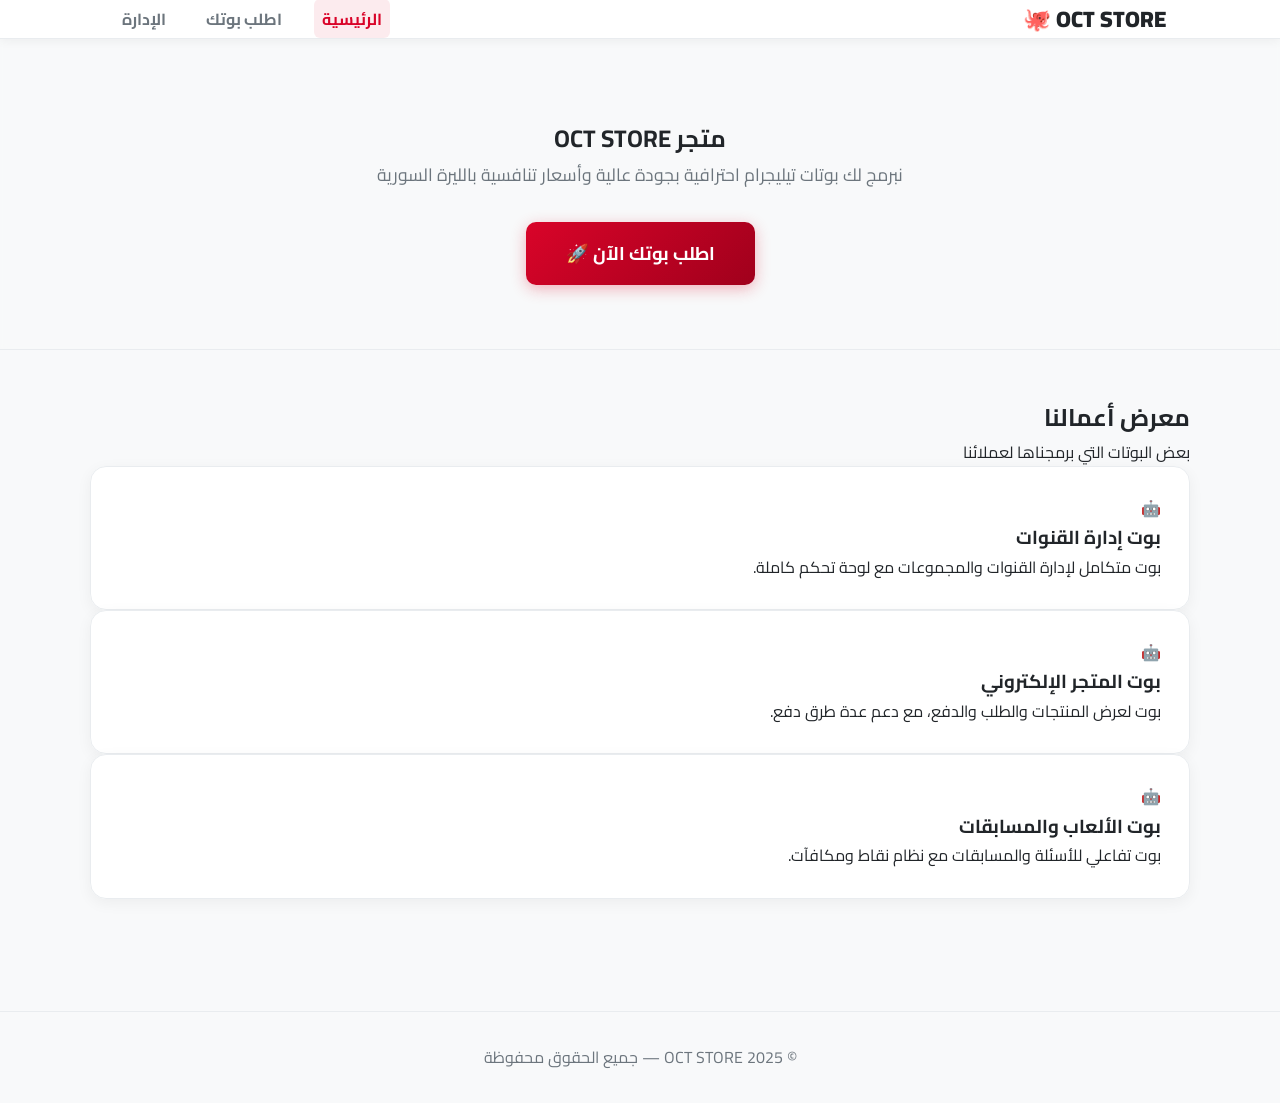
<file: index.html>
<!DOCTYPE html>
<html lang="ar" dir="rtl">
<head>
  <meta charset="UTF-8">
  <meta name="viewport" content="width=device-width, initial-scale=1.0">
  <title>OCT STORE | متجر بوتات تيليجرام</title>
  <link href="https://fonts.googleapis.com/css2?family=Cairo:wght@400;600;700;900&display=swap" rel="stylesheet">
  <link rel="stylesheet" href="style.css">
</head>
<body>
  <header>
    <nav class="container">
      <a href="index.html" class="logo" id="site-logo">OCT STORE 🐙</a>
      <ul class="nav-links">
        <li><a href="index.html" class="active">الرئيسية</a></li>
        <li><a href="order.html">اطلب بوتك</a></li>
        <li><a href="admin.html">الإدارة</a></li>
      </ul>
    </nav>
  </header>

  <section class="hero">
    <div class="container">
      <h1>متجر <span class="gradient">OCT STORE</span></h1>
      <p class="tagline">نبرمج لك بوتات تيليجرام احترافية بجودة عالية وأسعار تنافسية بالليرة السورية</p>
      <a href="order.html" class="btn-primary big">اطلب بوتك الآن 🚀</a>
    </div>
  </section>

  <section class="container section">
    <h2 class="section-title">معرض أعمالنا</h2>
    <p class="section-sub">بعض البوتات التي برمجناها لعملائنا</p>
    <div id="portfolio-grid" class="portfolio-grid"></div>
  </section>

  <footer>
    <div class="container"><p>© 2025 OCT STORE — جميع الحقوق محفوظة</p></div>
  </footer>

  <script src="config.js"></script>
  <script>
    document.addEventListener('DOMContentLoaded', () => {
      const logoData = getLogo();
      
      if (logoData) {
        // 1. وضع الشعار في الشريط العلوي
        document.getElementById('site-logo').innerHTML = `<img src="${logoData}" alt="OCT STORE">`;
        
        // 2. وضع الشعار كخلفية واضحة للموقع
        document.body.style.backgroundImage = `url(${logoData})`;
        document.body.style.backgroundSize = '85% auto'; 
        document.body.style.backgroundPosition = 'center 15%'; 
        document.body.style.backgroundRepeat = 'no-repeat';
        document.body.style.backgroundAttachment = 'fixed';
        document.body.style.backgroundBlendMode = 'multiply'; 
      }

      // 3. عرض معرض الأعمال
      const grid = document.getElementById('portfolio-grid');
      const items = getPortfolio();
      if (!items.length) {
        grid.innerHTML = '<p class="empty">لا توجد أعمال بعد. أضفها من لوحة الإدارة.</p>';
        return;
      }
      grid.innerHTML = items.map((item, i) => `
        <div class="portfolio-card" style="animation-delay:${i * 0.1}s">
          ${item.image ? `<img src="${item.image}" class="card-img" alt="${escapeHtml(item.name)}">` : `<div class="card-icon">🤖</div>`}
          <h3>${escapeHtml(item.name)}</h3>
          <p>${escapeHtml(item.description)}</p>
          ${item.link && item.link !== '#' ? `<a href="${escapeHtml(item.link)}" target="_blank" rel="noopener" class="card-link">زيارة البوت ←</a>` : ''}
        </div>
      `).join('');
    });
  </script>
</body>
</html>
</file>
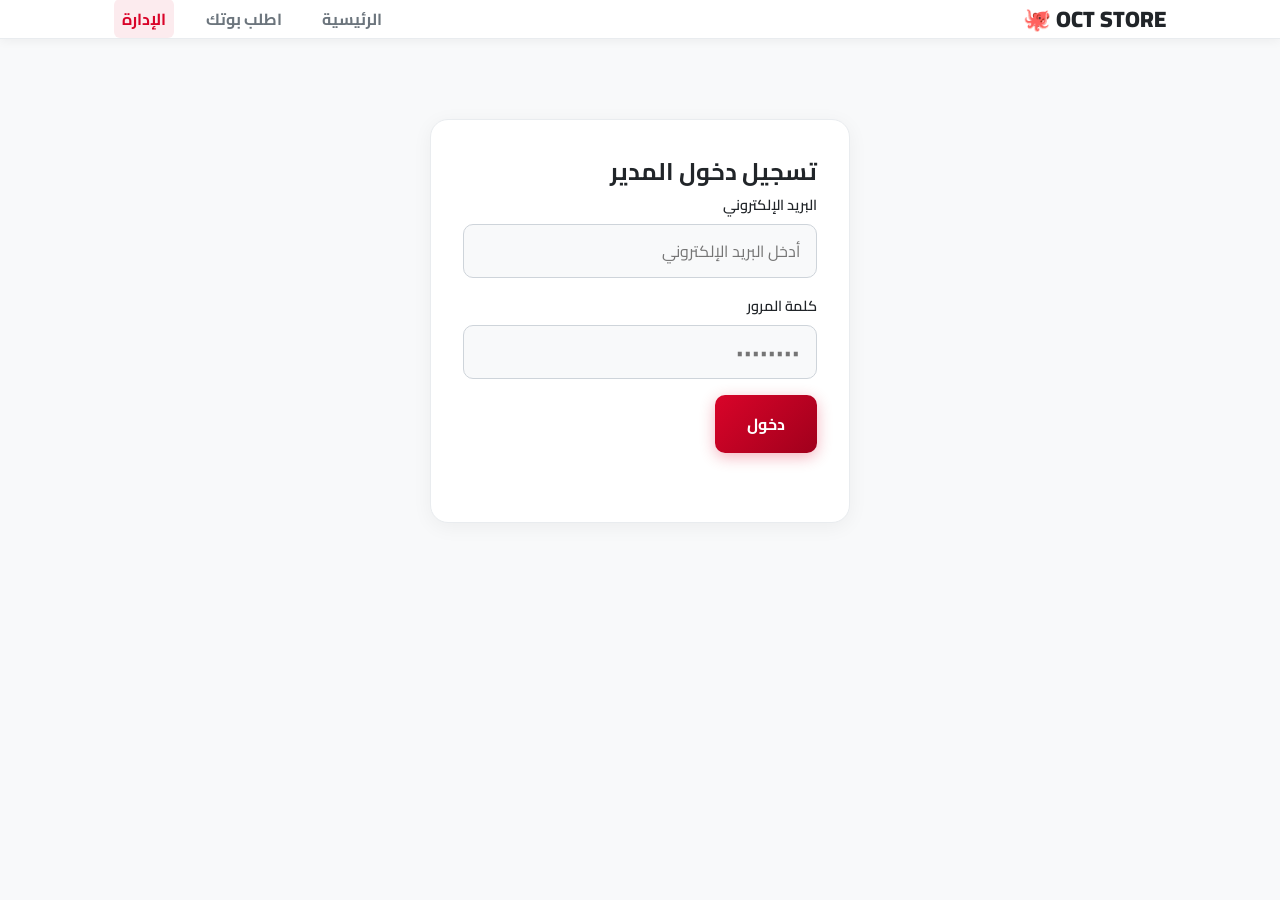
<file: admin.html>
<!DOCTYPE html>
<html lang="ar" dir="rtl">
<head>
  <meta charset="UTF-8">
  <meta name="viewport" content="width=device-width, initial-scale=1.0">
  <title>لوحة الإدارة | OCT STORE</title>
  <link href="https://fonts.googleapis.com/css2?family=Cairo:wght@400;600;700;900&display=swap" rel="stylesheet">
  <link rel="stylesheet" href="style.css">
</head>
<body>
  <header>
    <nav class="container">
      <a href="index.html" class="logo" id="site-logo">OCT STORE 🐙</a>
      <ul class="nav-links">
        <li><a href="index.html">الرئيسية</a></li>
        <li><a href="order.html">اطلب بوتك</a></li>
        <li><a href="admin.html" class="active">الإدارة</a></li>
      </ul>
    </nav>
  </header>

  <main class="container section">
    <div id="login-view" class="login-card">
      <h2 class="section-title">تسجيل دخول المدير</h2>
      <form id="login-form">
        <label>البريد الإلكتروني
          <input type="email" id="login-email" required placeholder="أدخل البريد الإلكتروني">
        </label>
        <label>كلمة المرور
          <input type="password" id="login-password" required placeholder="••••••••">
        </label>
        <button type="submit" class="btn-primary">دخول</button>
        <p class="error-msg" id="login-error"></p>
      </form>
    </div>

    <div id="admin-view" style="display:none">
      <div class="admin-header">
        <h2 class="section-title">لوحة تحكم المدير</h2>
        <button class="btn-ghost" id="logout-btn">تسجيل خروج</button>
      </div>

      <div class="tabs">
        <button class="tab active" data-tab="logo">الشعار</button>
        <button class="tab" data-tab="portfolio">معرض الأعمال</button>
        <button class="tab" data-tab="features">الميزات</button>
        <button class="tab" data-tab="orders">الطلبات</button>
      </div>

      <section id="tab-logo" class="tab-content">
        <h3>تحديث شعار الموقع (اللوجو)</h3>
        <p class="hint">اختر صورة من جهازك (يفضل خلفية شفافة PNG). سيتم حفظها وتظهر بجميع الصفحات.</p>
        <form id="logo-form" class="inline-form">
          <input type="file" id="logo-file" accept="image/*" required>
          <button type="submit" class="btn-primary">رفع الشعار</button>
        </form>
      </section>

      <section id="tab-portfolio" class="tab-content" style="display:none">
        <h3>إضافة عمل جديد</h3>
        <form id="portfolio-form" class="inline-form">
          <input type="text" id="pf-name" placeholder="اسم البوت" required>
          <input type="text" id="pf-desc" placeholder="وصف قصير" required>
          <input type="url" id="pf-link" placeholder="رابط البوت (اختياري)">
          <input type="file" id="pf-image" accept="image/*">
          <button type="submit" class="btn-primary">إضافة</button>
        </form>
        <div id="portfolio-admin-list" class="admin-list"></div>
      </section>

      <section id="tab-features" class="tab-content" style="display:none">
        <h3>إضافة ميزة جديدة</h3>
        <form id="feature-form" class="inline-form">
          <input type="text" id="ft-name" placeholder="اسم الميزة" required>
          <input type="number" id="ft-price" placeholder="السعر (ل.س)" required min="0" step="1000">
          <button type="submit" class="btn-primary">إضافة</button>
        </form>
        <div id="features-admin-list" class="admin-list"></div>
      </section>

      <section id="tab-orders" class="tab-content" style="display:none">
        <h3>الطلبات الواردة</h3>
        <p class="hint">الطلبات هنا محفوظة محلياً في هذا المتصفح فقط — الطلبات الحقيقية تصلك عبر واتساب.</p>
        <div id="orders-list" class="admin-list"></div>
      </section>
    </div>
  </main>

  <script src="config.js"></script>
  <script src="admin.js"></script>
</body>
</html>
</file>
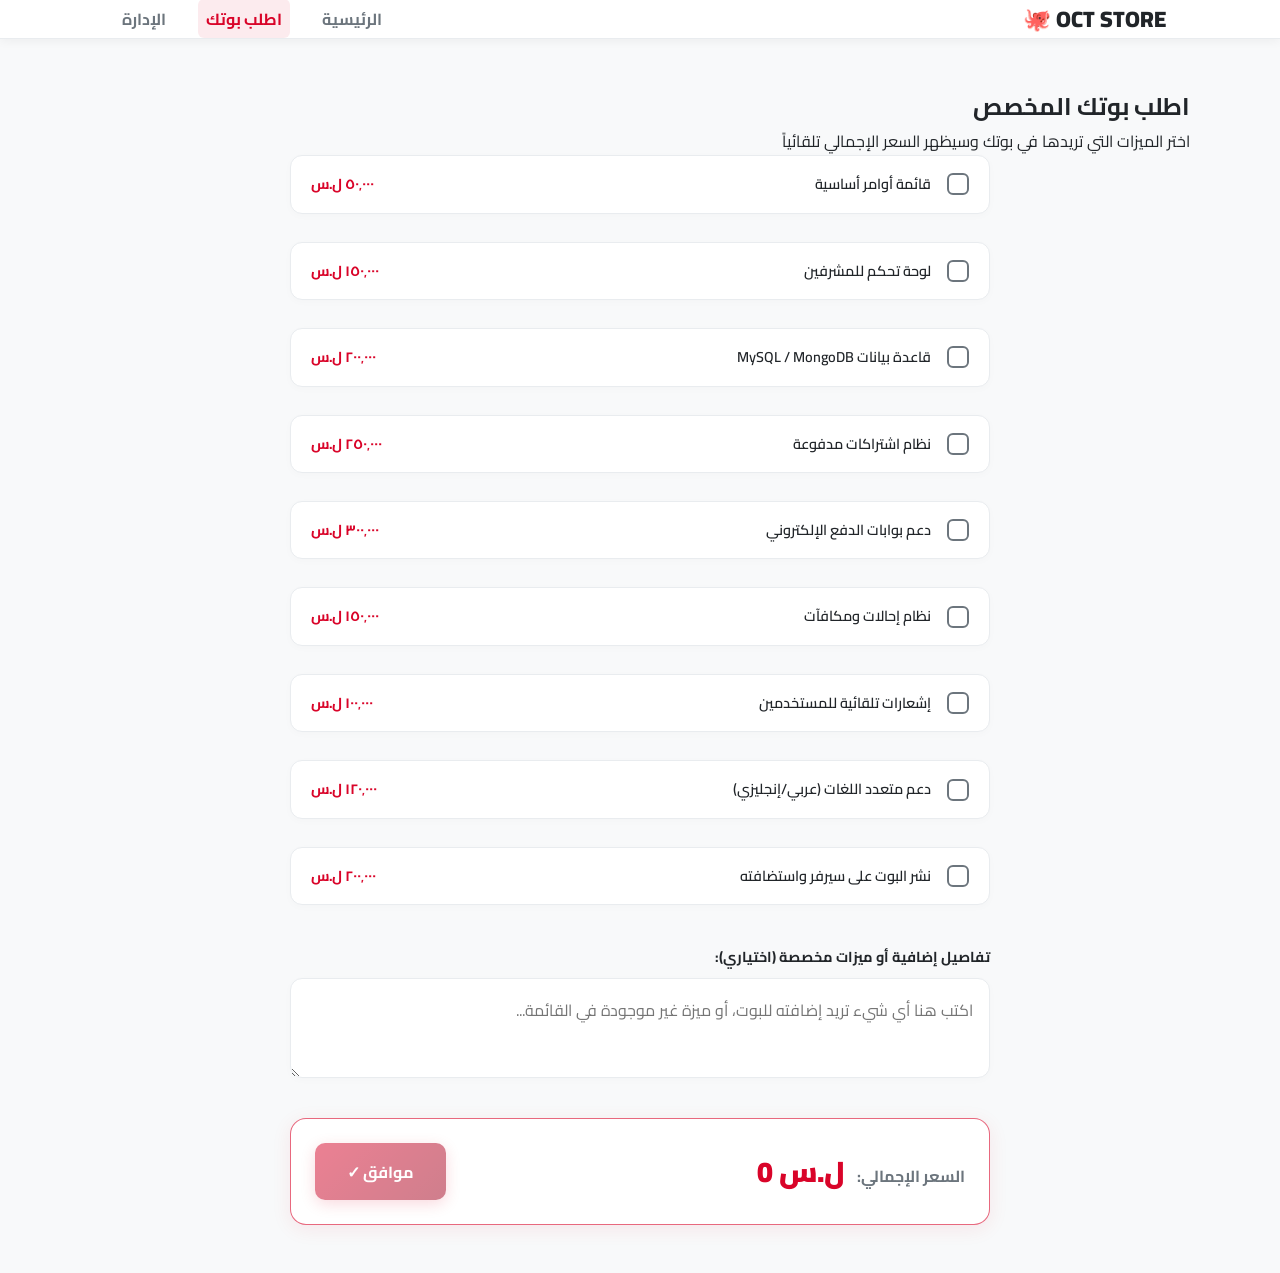
<file: order.html>
<!DOCTYPE html>
<html lang="ar" dir="rtl">
<head>
  <meta charset="UTF-8">
  <meta name="viewport" content="width=device-width, initial-scale=1.0">
  <title>اطلب بوتك | OCT STORE</title>
  <link href="https://fonts.googleapis.com/css2?family=Cairo:wght@400;600;700;900&display=swap" rel="stylesheet">
  <link rel="stylesheet" href="style.css">
</head>
<body>
  <header>
    <nav class="container">
      <a href="index.html" class="logo" id="site-logo">OCT STORE 🐙</a>
      <ul class="nav-links">
        <li><a href="index.html">الرئيسية</a></li>
        <li><a href="order.html" class="active">اطلب بوتك</a></li>
        <li><a href="admin.html">الإدارة</a></li>
      </ul>
    </nav>
  </header>

  <main class="container section">
    <h2 class="section-title">اطلب بوتك المخصص</h2>
    <p class="section-sub">اختر الميزات التي تريدها في بوتك وسيظهر السعر الإجمالي تلقائياً</p>

    <div class="features-list" id="features-list"></div>

    <div class="custom-notes-box">
      <label for="custom-notes">تفاصيل إضافية أو ميزات مخصصة (اختياري):</label>
      <textarea id="custom-notes" placeholder="اكتب هنا أي شيء تريد إضافته للبوت، أو ميزة غير موجودة في القائمة..."></textarea>
    </div>

    <div class="total-bar">
      <div>
        <span class="total-label">السعر الإجمالي:</span>
        <span class="total-price" id="total-price">0 ل.س</span>
      </div>
      <button class="btn-primary" id="confirm-btn" disabled>موافق ✓</button>
    </div>
  </main>

  <div class="modal-overlay" id="options-modal">
    <div class="modal">
      <h3>اختر طريقة إتمام الطلب</h3>
      <div class="modal-options">
        <button class="option-btn" id="direct-contact">
          <span class="option-icon">💬</span>
          <span class="option-text">التواصل مع المطور مباشرة</span>
          <small>بدون تسجيل — يفتح محادثة تيليجرام</small>
        </button>
        <button class="option-btn" id="send-order">
          <span class="option-icon">📩</span>
          <span class="option-text">إرسال الطلب مع رقم التواصل</span>
          <small>سيتم إرسال الطلب عبر واتساب للمطور</small>
        </button>
      </div>
      <button class="btn-ghost" id="close-modal">إلغاء</button>
    </div>
  </div>

  <div class="modal-overlay" id="form-modal">
    <div class="modal">
      <h3>أدخل بياناتك لإرسال الطلب</h3>
      <form id="order-form">
        <label>الاسم
          <input type="text" id="customer-name" required placeholder="اسمك الكامل">
        </label>
        <label>رقم التواصل (واتساب)
          <input type="tel" id="customer-phone" required placeholder="مثال: 0912345678">
        </label>
        <div class="form-actions">
          <button type="submit" class="btn-primary">إرسال الطلب ✓</button>
          <button type="button" class="btn-ghost" id="close-form">رجوع</button>
        </div>
      </form>
    </div>
  </div>

  <div class="toast" id="toast"></div>

  <script src="config.js"></script>
  <script src="order.js"></script>
</body>
</html>
</file>
<file: style.css>
:root {
  --bg: #f8f9fa; /* لون الخلفية الأبيض المائل للرمادي الفاتح */
  --bg-2: #ffffff;
  --card: #ffffff;
  --card-2: #f1f3f5;
  --border: rgba(217, 4, 41, 0.2);
  --border-strong: rgba(217, 4, 41, 0.6);
  --primary: #d90429;
  --primary-dark: #a0001c;
  --accent: #ef233c;
  --text: #212529; /* لون النص الأسود */
  --muted: #6c757d;
  --success: #10b981;
  --danger: #ef233c;
}

* { box-sizing: border-box; margin: 0; padding: 0; }

body {
  font-family: 'Cairo', 'Segoe UI', sans-serif;
  background-color: var(--bg); /* سيتم استبدالها بالصورة عبر JS */
  color: var(--text);
  min-height: 100vh;
  line-height: 1.7;
  /* إضافة لضمان ثبات الخلفية على الهواتف */
  background-attachment: fixed; 
}

.container { max-width: 1100px; margin: auto; padding: 0 1.5rem; }

/* ——— Header ——— */
header {
  background: rgba(255,255,255,0.95);
  backdrop-filter: blur(10px);
  border-bottom: 1px solid #e9ecef;
  position: sticky; top: 0; z-index: 100;
  box-shadow: 0 2px 10px rgba(0,0,0,0.05);
}
nav { display: flex; justify-content: space-between; align-items: center; padding: 1rem 0; }
.logo { font-size: 1.4rem; font-weight: 900; color: var(--text); text-decoration: none; display: flex; align-items: center; gap: 10px; }
.logo img { height: 45px; border-radius: 8px; object-fit: contain; }
.nav-links { display: flex; gap: 1.5rem; list-style: none; }
.nav-links a { color: var(--muted); text-decoration: none; font-weight: 700; transition: color .3s; padding: .3rem .5rem; border-radius: 6px; }
.nav-links a:hover, .nav-links a.active { color: var(--primary); background: rgba(217, 4, 41, 0.08); }

/* ——— Hero ——— */
.hero { 
  text-align: center; 
  padding: 5rem 1rem 4rem; 
  /* جعلنا الخلفية شفافة جداً لإظهار الشعار */
  background: rgba(248, 249, 250, 0.3); 
  border-bottom: 1px solid #e9ecef;
}.hero { 
  text-align: center; 
  padding: 5rem 1rem 4rem; 
  /* إضافة خلفية بيضاء شفافة خلف النص ليكون مقروءاً فوق الشعار */
  background: rgba(248, 249, 250, 0.7); 
  backdrop-filter: blur(3px);
  border-bottom: 1px solid #e9ecef;
}
.tagline { color: var(--muted); font-size: 1.1rem; max-width: 600px; margin: 0 auto 2rem; }

/* ——— Buttons ——— */
.btn-primary {
  display: inline-block;
  background: linear-gradient(135deg, var(--primary), var(--primary-dark));
  color: white; border: none; padding: .85rem 2rem; border-radius: 10px;
  font-family: inherit; font-weight: 700; font-size: 1rem; cursor: pointer;
  text-decoration: none; transition: transform .2s, box-shadow .2s;
  box-shadow: 0 4px 15px rgba(217, 4, 41, 0.3);
}
.btn-primary:hover:not(:disabled) { transform: translateY(-2px); box-shadow: 0 6px 20px rgba(217, 4, 41, 0.4); }
.btn-primary:disabled { opacity: .5; cursor: not-allowed; }
.btn-primary.big { font-size: 1.15rem; padding: 1rem 2.5rem; }

.btn-ghost {
  background: transparent; color: var(--muted); border: 1px solid #ced4da;
  padding: .6rem 1.5rem; border-radius: 10px; font-family: inherit; cursor: pointer; font-weight: 600;
  transition: all .2s;
}
.btn-ghost:hover { color: var(--text); border-color: var(--primary); }


/* ——— Sections ——— */
.section { 
  padding: 3rem 0; 
  /* شفافة تماماً لكي تظهر الخلفية */
  background: transparent; 
}


/* ——— Portfolio ——— */
.portfolio-card {
  /* جعلنا البطاقة بيضاء شبه معتمة ليظل النص مقروءاً فوق الشعار */
  background: rgba(255, 255, 255, 0.95); 
  backdrop-filter: blur(5px);
  border: 1px solid #e9ecef; 
  border-radius: 16px;
  padding: 1.75rem; 
  transition: transform .3s, border-color .3s, box-shadow .3s;
  animation: fadeUp .6s backwards; 
  box-shadow: 0 4px 15px rgba(0,0,0,0.05);
  display: flex; flex-direction: column;
}
/* ——— Order page ——— */
.features-list { display: grid; gap: .75rem; max-width: 700px; margin: 0 auto 1.5rem; }
.feature-item {
  display: flex; align-items: center; gap: 1rem;
  background: var(--card); border: 1px solid #e9ecef; border-radius: 12px;
  padding: 1rem 1.25rem; cursor: pointer; transition: all .2s;
  user-select: none; box-shadow: 0 2px 8px rgba(0,0,0,0.02);
}
.feature-item:hover { border-color: var(--border-strong); background: var(--card-2); }
.feature-item input { display: none; }
.checkmark {
  width: 22px; height: 22px; border-radius: 6px; border: 2px solid var(--muted);
  display: flex; align-items: center; justify-content: center; flex-shrink: 0;
  transition: all .2s; font-size: .9rem; color: white;
}
.feature-item input:checked + .checkmark { background: var(--primary); border-color: var(--primary); }
.feature-item input:checked + .checkmark::after { content: '✓'; font-weight: 900; }
.feature-item:has(input:checked) { border-color: var(--primary); background: #fff5f6; }
.feature-info { display: flex; justify-content: space-between; flex: 1; align-items: center; gap: 1rem; }
.feature-name { font-weight: 600; }
.feature-price { color: var(--primary); font-weight: 700; direction: ltr; }

.custom-notes-box { max-width: 700px; margin: 0 auto 2rem; }
.custom-notes-box label { display: block; margin-bottom: .5rem; font-weight: 700; color: var(--text); }
textarea {
  width: 100%; background: var(--card); color: var(--text); border: 1px solid #e9ecef;
  padding: 1rem; border-radius: 12px; font-family: inherit; font-size: 1rem;
  resize: vertical; min-height: 100px; transition: border-color .2s; box-shadow: 0 2px 8px rgba(0,0,0,0.02);
}
textarea:focus { outline: none; border-color: var(--primary); }

.total-bar {
  max-width: 700px; margin: 0 auto;
  background: var(--card); border: 1px solid var(--border-strong); border-radius: 16px;
  padding: 1.5rem; display: flex; justify-content: space-between; align-items: center;
  gap: 1rem; flex-wrap: wrap; box-shadow: 0 4px 20px rgba(217, 4, 41, 0.08);
}
.total-label { color: var(--muted); margin-left: .5rem; font-weight: 700; }
.total-price { font-size: 1.8rem; font-weight: 900; color: var(--primary); direction: ltr; display: inline-block; }

/* ——— Modal ——— */
.modal-overlay {
  display: none; position: fixed; inset: 0; z-index: 200;
  background: rgba(0,0,0,0.5); backdrop-filter: blur(4px);
  justify-content: center; align-items: center; padding: 1rem;
}
.modal-overlay.show { display: flex; animation: fadeIn .2s; }
@keyframes fadeIn { from { opacity: 0; } to { opacity: 1; } }
.modal {
  background: var(--card); border: 1px solid #e9ecef; border-radius: 20px;
  padding: 2rem; max-width: 480px; width: 100%; animation: popIn .3s;
  box-shadow: 0 10px 40px rgba(0,0,0,0.1);
}
@keyframes popIn { from { transform: scale(.9); opacity: 0; } to { transform: scale(1); opacity: 1; } }
.modal h3 { font-size: 1.3rem; margin-bottom: 1.25rem; text-align: center; }
.modal-options { display: grid; gap: .75rem; margin-bottom: 1rem; }
.option-btn {
  background: var(--card-2); border: 1px solid #e9ecef; color: var(--text);
  padding: 1rem; border-radius: 12px; cursor: pointer; text-align: right;
  font-family: inherit; display: flex; flex-direction: column; gap: .25rem;
  transition: all .2s;
}
.option-btn:hover { border-color: var(--primary); background: #fff5f6; }
.option-icon { font-size: 1.5rem; }
.option-text { font-weight: 700; }
.option-btn small { color: var(--muted); font-size: .8rem; }
.modal .btn-ghost { width: 100%; }

/* Forms */
label { display: block; margin-bottom: 1rem; font-weight: 600; font-size: .9rem; color: var(--text); }
input[type=text], input[type=email], input[type=password], input[type=tel], input[type=url], input[type=number], input[type=file] {
  display: block; width: 100%; margin-top: .4rem;
  background: var(--bg); color: var(--text); border: 1px solid #ced4da;
  padding: .7rem 1rem; border-radius: 10px; font-family: inherit; font-size: 1rem;
  transition: border-color .2s;
}
input:focus { outline: none; border-color: var(--primary); }
.form-actions { display: flex; gap: .75rem; margin-top: 1rem; }
.form-actions .btn-primary { flex: 1; }

/* ——— Admin ——— */
.login-card { max-width: 420px; margin: 2rem auto; background: var(--card); border: 1px solid #e9ecef; border-radius: 18px; padding: 2rem; box-shadow: 0 4px 20px rgba(0,0,0,0.05); }
.error-msg { color: var(--danger); margin-top: 1rem; text-align: center; min-height: 1.5em; font-size: .9rem; }
.admin-header { display: flex; justify-content: space-between; align-items: center; margin-bottom: 1.5rem; flex-wrap: wrap; gap: 1rem; }
.admin-header .section-title { margin: 0; text-align: right; }

.tabs { display: flex; gap: .5rem; margin-bottom: 2rem; border-bottom: 1px solid #e9ecef; flex-wrap: wrap; }
.tab {
  background: transparent; border: none; color: var(--muted); padding: .75rem 1.25rem;
  font-family: inherit; font-weight: 700; cursor: pointer; font-size: 1rem;
  border-bottom: 2px solid transparent; transition: all .2s;
}
.tab:hover { color: var(--text); }
.tab.active { color: var(--primary); border-bottom-color: var(--primary); }

.inline-form { display: flex; gap: .75rem; flex-wrap: wrap; margin-bottom: 1.5rem; }
.inline-form input { flex: 1; min-width: 150px; margin: 0; }
.inline-form .btn-primary { padding: .7rem 1.5rem; }

.admin-list { display: flex; flex-direction: column; gap: .75rem; }
.admin-item {
  background: var(--card); border: 1px solid #e9ecef; border-radius: 12px;
  padding: 1rem 1.25rem; display: flex; justify-content: space-between; align-items: center;
  gap: 1rem; flex-wrap: wrap; box-shadow: 0 2px 8px rgba(0,0,0,0.02);
}
.admin-item p { color: var(--muted); font-size: .9rem; }
.admin-actions { display: flex; gap: .5rem; }
.btn-edit, .btn-danger {
  border: none; padding: .4rem .9rem; border-radius: 8px; font-family: inherit;
  font-weight: 600; cursor: pointer; font-size: .85rem; transition: all .2s;
}
.btn-edit { background: rgba(217, 4, 41, 0.1); color: var(--primary); }
.btn-edit:hover { background: rgba(217, 4, 41, 0.2); }
.btn-danger { background: rgba(239, 35, 60, 0.1); color: var(--danger); }
.btn-danger:hover { background: rgba(239, 35, 60, 0.2); }
.price-tag { color: var(--primary); font-weight: 700; direction: ltr; display: inline-block; }
.order-item { align-items: flex-start; }
.order-features { font-size: .9rem; color: var(--muted); margin: .3rem 0; }
.order-custom-text { background: #f8f9fa; padding: .5rem; border-radius: 6px; margin-top: .5rem; font-size: .85rem; border-right: 3px solid var(--primary); }
.order-total { color: var(--primary); font-weight: 900; font-size: 1.2rem; direction: ltr; }
.hint { color: var(--muted); font-size: .9rem; margin-bottom: 1rem; }
.empty { color: var(--muted); text-align: center; padding: 2rem; }

/* ——— Toast ——— */
.toast {
  position: fixed; bottom: 2rem; left: 50%; transform: translateX(-50%) translateY(100px);
  background: var(--success); color: white; padding: 1rem 2rem; border-radius: 12px;
  font-weight: 700; opacity: 0; transition: all .3s; z-index: 300;
  box-shadow: 0 10px 30px rgba(0,0,0,0.2);
}
.toast.show { opacity: 1; transform: translateX(-50%) translateY(0); }

/* ——— Footer ——— */
footer { border-top: 1px solid #e9ecef; padding: 2rem 0; text-align: center; color: var(--muted); margin-top: 4rem; }

/* ——— Responsive ——— */
@media (max-width: 640px) {
  .nav-links { gap: .75rem; }
  .nav-links a { font-size: .9rem; padding: .2rem .4rem; }
  .total-bar { flex-direction: column; align-items: stretch; text-align: center; }
  .admin-header { flex-direction: column; align-items: flex-start; }
                  }
</file>
